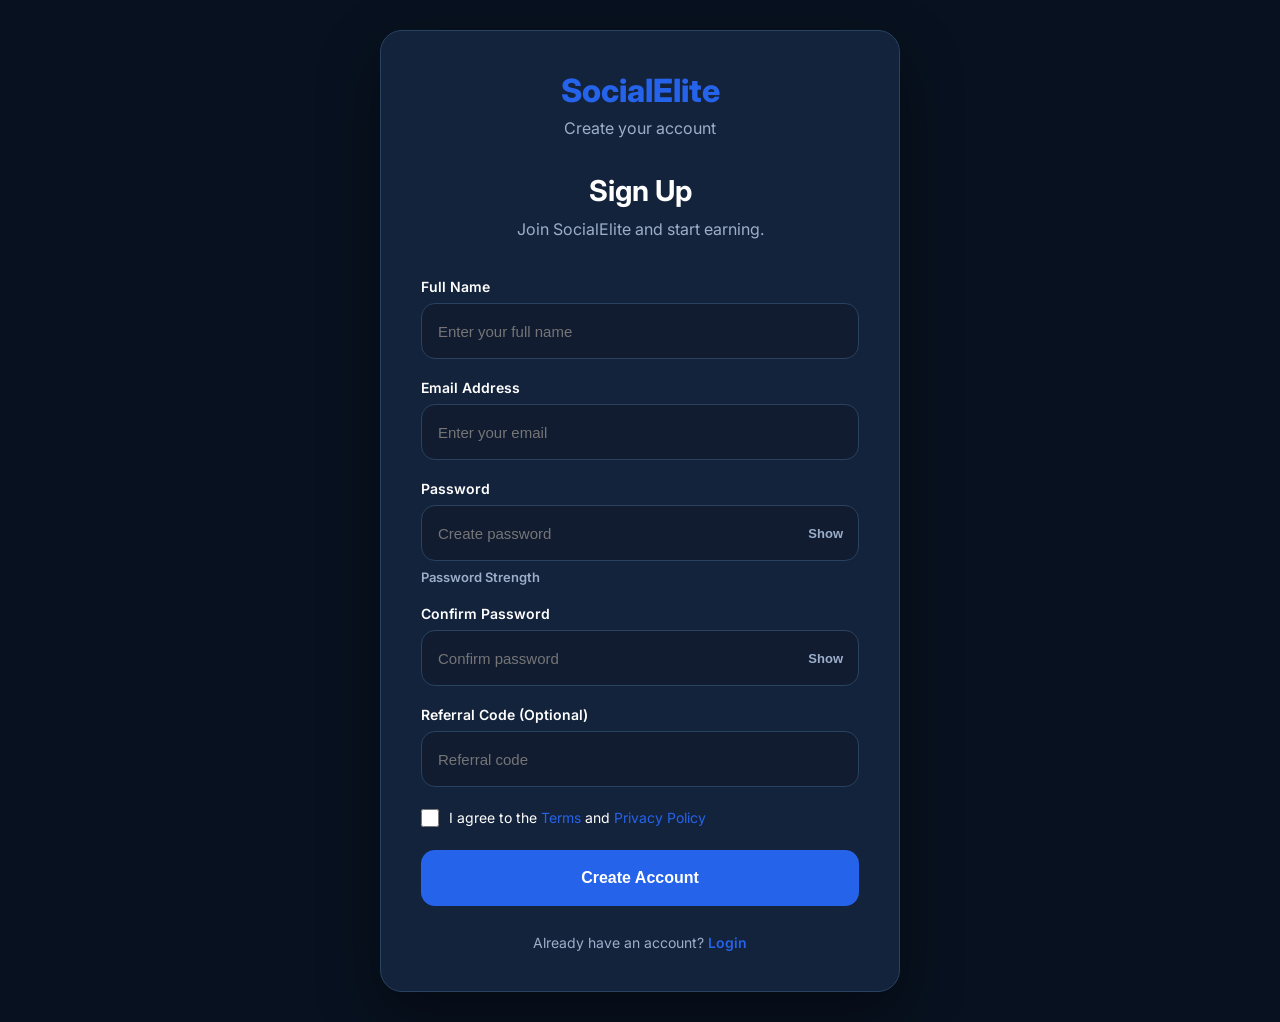
<file: index.html>
<!DOCTYPE html>
<html lang="en">

<head>

<meta charset="UTF-8">

<meta name="viewport" content="width=device-width, initial-scale=1.0">

<title>Create Account | SocialElite</title>

<meta name="description"
content="Create your SocialElite account.">

<link rel="preconnect"
href="https://fonts.googleapis.com">

<link rel="preconnect"
href="https://fonts.gstatic.com"
crossorigin>

<link href="https://fonts.googleapis.com/css2?family=Inter:wght@400;500;600;700;800&display=swap"
rel="stylesheet">

<style>

:root{

--primary:#2563eb;
--primaryHover:#1d4ed8;

--background:#08111f;
--surface:#111c31;
--card:#14233c;

--border:#28425f;

--text:#ffffff;
--muted:#9caec9;

--success:#16a34a;
--danger:#dc2626;

}

*{

margin:0;
padding:0;
box-sizing:border-box;

}

body{

font-family:"Inter",sans-serif;

background:var(--background);

color:var(--text);

display:flex;

justify-content:center;

align-items:center;

min-height:100vh;

padding:30px;

}

.container{

width:100%;
max-width:520px;

}

.card{

background:var(--card);

border:1px solid var(--border);

border-radius:22px;

padding:40px;

box-shadow:0 25px 60px rgba(0,0,0,.35);

animation:fade .35s ease;

}

.logo{

text-align:center;

margin-bottom:35px;

}

.logo h1{

font-size:2rem;

font-weight:800;

color:var(--primary);

}

.logo p{

margin-top:8px;

color:var(--muted);

}

h2{

text-align:center;

margin-bottom:8px;

font-size:1.8rem;

}

.subtitle{

text-align:center;

color:var(--muted);

margin-bottom:35px;

line-height:1.7;

}

.form-group{

margin-bottom:20px;

}

label{

display:block;

margin-bottom:8px;

font-size:14px;

font-weight:600;

}

input{

width:100%;

height:56px;

padding:0 16px;

border:1px solid var(--border);

border-radius:14px;

background:var(--surface);

color:#fff;

font-size:15px;

outline:none;

transition:.25s;

}

input:focus{

border-color:var(--primary);

box-shadow:0 0 0 3px rgba(37,99,235,.18);

}

.password-wrapper{

position:relative;

}

.password-toggle{

position:absolute;

right:16px;

top:50%;

transform:translateY(-50%);

background:none;

border:none;

color:var(--muted);

cursor:pointer;

font-size:13px;

font-weight:700;

}

#strength{

margin-top:8px;

font-size:13px;

font-weight:600;

color:var(--muted);

}

.checkbox{

display:flex;

align-items:flex-start;

gap:10px;

margin-top:5px;

}

.checkbox input{

width:18px;

height:18px;

margin-top:2px;

}

.checkbox label{

margin:0;

font-size:14px;

font-weight:400;

line-height:1.6;

}

.checkbox a{

color:var(--primary);

text-decoration:none;

}

button[type="submit"]{

width:100%;

height:56px;

margin-top:20px;

border:none;

border-radius:14px;

background:var(--primary);

color:#fff;

font-size:16px;

font-weight:700;

cursor:pointer;

transition:.25s;

}

button[type="submit"]:hover{

background:var(--primaryHover);

}

.message{

margin-top:20px;

padding:14px;

border-radius:12px;

display:none;

font-size:14px;

line-height:1.6;

}

.success{

background:rgba(22,163,74,.15);

border:1px solid rgba(22,163,74,.4);

color:#6ee7a3;

}

.error{

background:rgba(220,38,38,.15);

border:1px solid rgba(220,38,38,.4);

color:#fca5a5;

}

.footer{

margin-top:28px;

text-align:center;

font-size:14px;

color:var(--muted);

}

.footer a{

color:var(--primary);

text-decoration:none;

font-weight:600;

}

.loading{

position:fixed;

top:0;

left:0;

width:100%;

height:100%;

background:rgba(8,17,31,.94);

display:none;

justify-content:center;

align-items:center;

flex-direction:column;

z-index:9999;

}

.spinner{

width:60px;

height:60px;

border:5px solid rgba(255,255,255,.15);

border-top:5px solid var(--primary);

border-radius:50%;

animation:spin 1s linear infinite;

margin-bottom:20px;

}

.loading p{

font-weight:600;

}

@keyframes spin{

to{

transform:rotate(360deg);

}

}

@keyframes fade{

from{

opacity:0;

transform:translateY(15px);

}

to{

opacity:1;

transform:translateY(0);

}

}

@media(max-width:600px){

.card{

padding:28px 22px;

}

h2{

font-size:1.5rem;

}

}

</style>

</head>

<body>

<div class="loading" id="loading">

<div class="spinner"></div>

<p>Sending verification code...</p>

</div>

<div class="container">

<div class="card">

<div class="logo">

<h1>SocialElite</h1>

<p>Create your account</p>

</div>

<h2>Sign Up</h2>

<p class="subtitle">

Join SocialElite and start earning.

</p>

<form id="signupForm">

<div class="form-group">

<label>Full Name</label>

<input
type="text"
id="fullName"
placeholder="Enter your full name"
required>

</div>

<div class="form-group">

<label>Email Address</label>

<input
type="email"
id="email"
placeholder="Enter your email"
required>

</div>

<div class="form-group">

<label>Password</label>

<div class="password-wrapper">

<input
type="password"
id="password"
placeholder="Create password"
required>

<button
type="button"
class="password-toggle"
id="togglePassword">

Show

</button>

</div>

<div id="strength">

Password Strength

</div>

</div>

<div class="form-group">

<label>Confirm Password</label>

<div class="password-wrapper">

<input
type="password"
id="confirmPassword"
placeholder="Confirm password"
required>

<button
type="button"
class="password-toggle"
id="toggleConfirm">

Show

</button>

</div>

</div>

<div class="form-group">

<label>Referral Code (Optional)</label>

<input
type="text"
id="referralCode"
placeholder="Referral code">

</div>

<div class="checkbox">

<input
type="checkbox"
id="agree">

<label for="agree">

I agree to the

<a href="/terms/">Terms</a>

and

<a href="/privacy/">Privacy Policy</a>

</label>

</div>

<button type="submit">

Create Account

</button>

<div
id="success"
class="message success">

</div>

<div
id="error"
class="message error">

</div>

</form>

<div class="footer">

Already have an account?

<a href="/login/">

Login

</a>

</div>

</div>

</div>

<script src="signup.js"></script>

</body>

  </html>
</file>
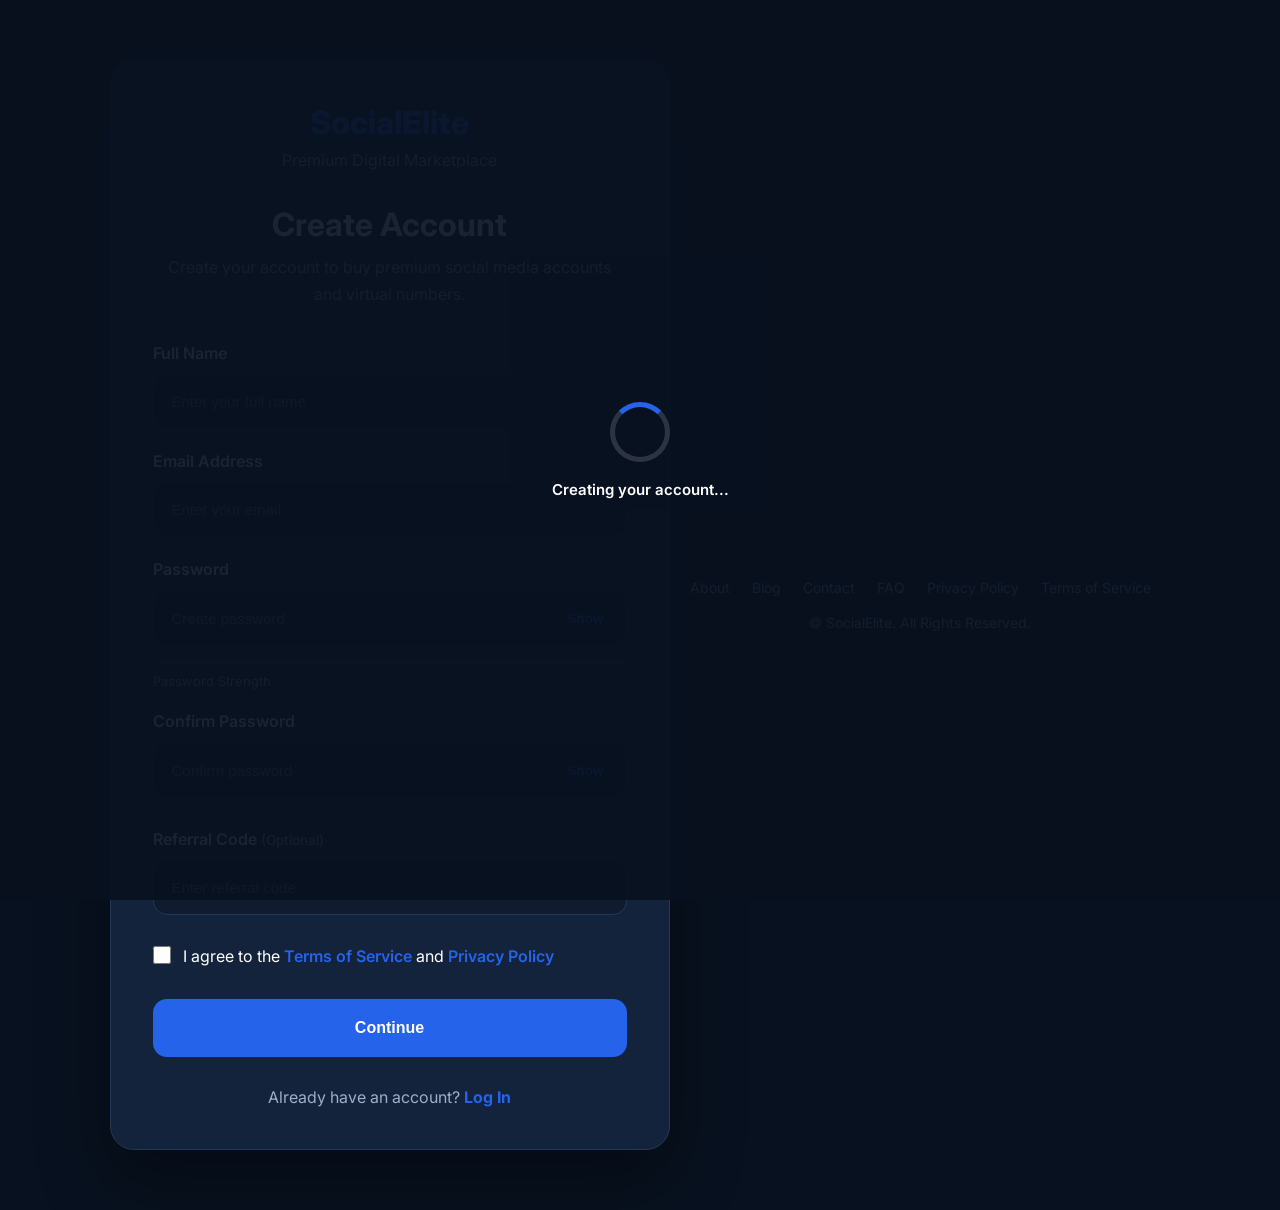
<file: signup/index.html>
<!DOCTYPE html>
<html lang="en">

<head>

<meta charset="UTF-8">

<meta
name="viewport"
content="width=device-width, initial-scale=1.0">

<title>Create Account | SocialElite</title>

<meta
name="description"
content="Create your SocialElite account.">

<link
rel="preconnect"
href="https://fonts.googleapis.com">

<link
rel="preconnect"
href="https://fonts.gstatic.com"
crossorigin>

<link
href="https://fonts.googleapis.com/css2?family=Inter:wght@400;500;600;700;800&display=swap"
rel="stylesheet">

<link
rel="stylesheet"
href="index.css">

</head>

<body>

<div class="container">

<div class="card">

<div class="logo">

<a href="/">

<h1>SocialElite</h1>

</a>

<p>

Premium Digital Marketplace

</p>

</div>

<div class="title">

<h2>Create Account</h2>

<p>

Create your account to buy premium social media accounts and virtual numbers.

</p>

</div>

<form id="signupForm">

<div class="input-group">

<label>

Full Name

</label>

<input
type="text"
id="fullName"
placeholder="Enter your full name"
required>

</div>

<div class="input-group">

<label>

Email Address

</label>

<input
type="email"
id="email"
placeholder="Enter your email"
required>

</div>

<div class="input-group">

<label>

Password

</label>

<div class="password-box">

<input
type="password"
id="password"
placeholder="Create password"
required>

<button
type="button"
id="togglePassword">

Show

</button>

</div>

<div class="strength">

<div id="strengthBar"></div>

</div>

<small id="strengthText">

Password Strength

</small>

</div>
<div class="input-group">

<label>

Confirm Password

</label>

<div class="password-box">

<input
type="password"
id="confirmPassword"
placeholder="Confirm password"
required>

<button
type="button"
id="toggleConfirmPassword">

Show

</button>

</div>

<small id="passwordMatch"></small>

</div>

<div class="input-group">

<label>

Referral Code

<span>(Optional)</span>

</label>

<input
type="text"
id="referralCode"
placeholder="Enter referral code">

</div>

<div class="checkbox">

<label>

<input
type="checkbox"
id="agreeTerms"
required>

<span>

I agree to the

<a href="/terms/">

Terms of Service

</a>

and

<a href="/privacy/">

Privacy Policy

</a>

</span>

</label>

</div>

<button
type="submit"
id="signupButton"
class="primary-btn">

Continue

</button>

<div
id="errorBox"
class="message error hidden">

</div>

<div
id="successBox"
class="message success hidden">

</div>

<p class="bottom-text">

Already have an account?

<a href="/login/">

Log In

</a>

</p>

</form>
<!-- Loading Overlay -->

<div
id="loadingOverlay"
class="loading-overlay hidden">

<div class="loader"></div>

<p>

Creating your account...

</p>

</div>

</div>

<footer class="footer">

<div class="footer-links">

<a href="/about/">

About

</a>

<a href="/blog/">

Blog

</a>

<a href="/contact/">

Contact

</a>

<a href="/faq/">

FAQ

</a>

<a href="/privacy/">

Privacy Policy

</a>

<a href="/terms/">

Terms of Service

</a>

</div>

<p>

© <span id="year"></span>

SocialElite.

All Rights Reserved.

</p>

</footer>

<script src="index.js"></script>

</body>

                    </html>
</file>
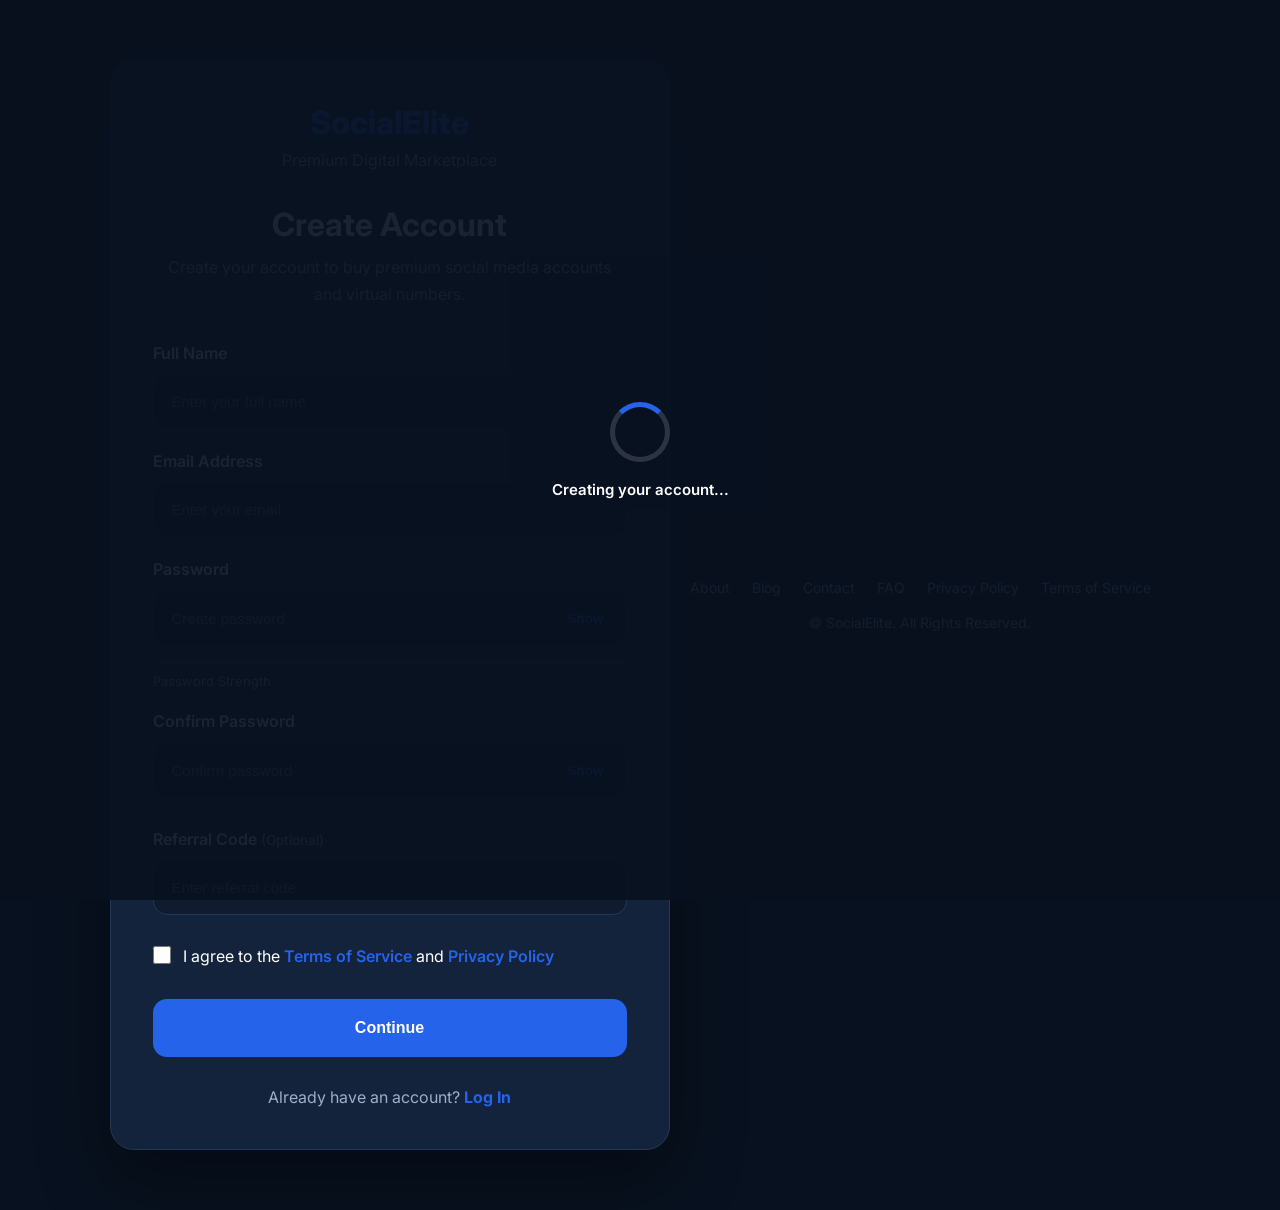
<file: verify-signup/index.html>
<!DOCTYPE html>

<html lang="en">

<head>

<meta charset="UTF-8">

<meta
name="viewport"
content="width=device-width, initial-scale=1.0">

<title>

Verify Email | SocialElite

</title>

<meta
name="description"
content="Verify your email address to activate your SocialElite account.">

<link
rel="preconnect"
href="https://fonts.googleapis.com">

<link
rel="preconnect"
href="https://fonts.gstatic.com"
crossorigin>

<link
href="https://fonts.googleapis.com/css2?family=Inter:wght@400;500;600;700;800&display=swap"
rel="stylesheet">

<link
rel="stylesheet"
href="index.css">

</head>

<body>

<div class="container">

<div class="card">

<div class="logo">

<a href="/">

<h1>

SocialElite

</h1>

</a>

<p>

Email Verification

</p>

</div>

<div class="title">

<h2>

Verify Your Email

</h2>

<p>

We've sent a 6-digit verification code to

<strong id="userEmail">

</strong>

</p>

</div>

<form id="verifyForm">

<div class="otp-group">

<input
type="text"
maxlength="1"
class="otp-input">

<input
type="text"
maxlength="1"
class="otp-input">

<input
type="text"
maxlength="1"
class="otp-input">

<input
type="text"
maxlength="1"
class="otp-input">

<input
type="text"
maxlength="1"
class="otp-input">

<input
type="text"
maxlength="1"
class="otp-input">

</div>

<button
type="submit"
id="verifyButton"
class="primary-btn">

Verify Account

</button>

<p class="resend">

Didn't receive the code?

<button
type="button"
id="resendOtp">

Resend OTP

</button>

</p>

<div
id="errorBox"
class="message error hidden">

</div>

<div
id="successBox"
class="message success hidden">

</div>

</form>
<div
id="loadingOverlay"
class="loading-overlay hidden">

<div class="loader"></div>

<p>

Verifying your account...

</p>

</div>

</div>

<footer class="footer">

<div class="footer-links">

<a href="/about/">

About

</a>

<a href="/blog/">

Blog

</a>

<a href="/contact/">

Contact

</a>

<a href="/faq/">

FAQ

</a>

<a href="/privacy/">

Privacy Policy

</a>

<a href="/terms/">

Terms of Service

</a>

</div>

<p>

© <span id="year"></span>

SocialElite.

All Rights Reserved.

</p>

</footer>

<script src="index.js"></script>

</body>

</html>
</file>
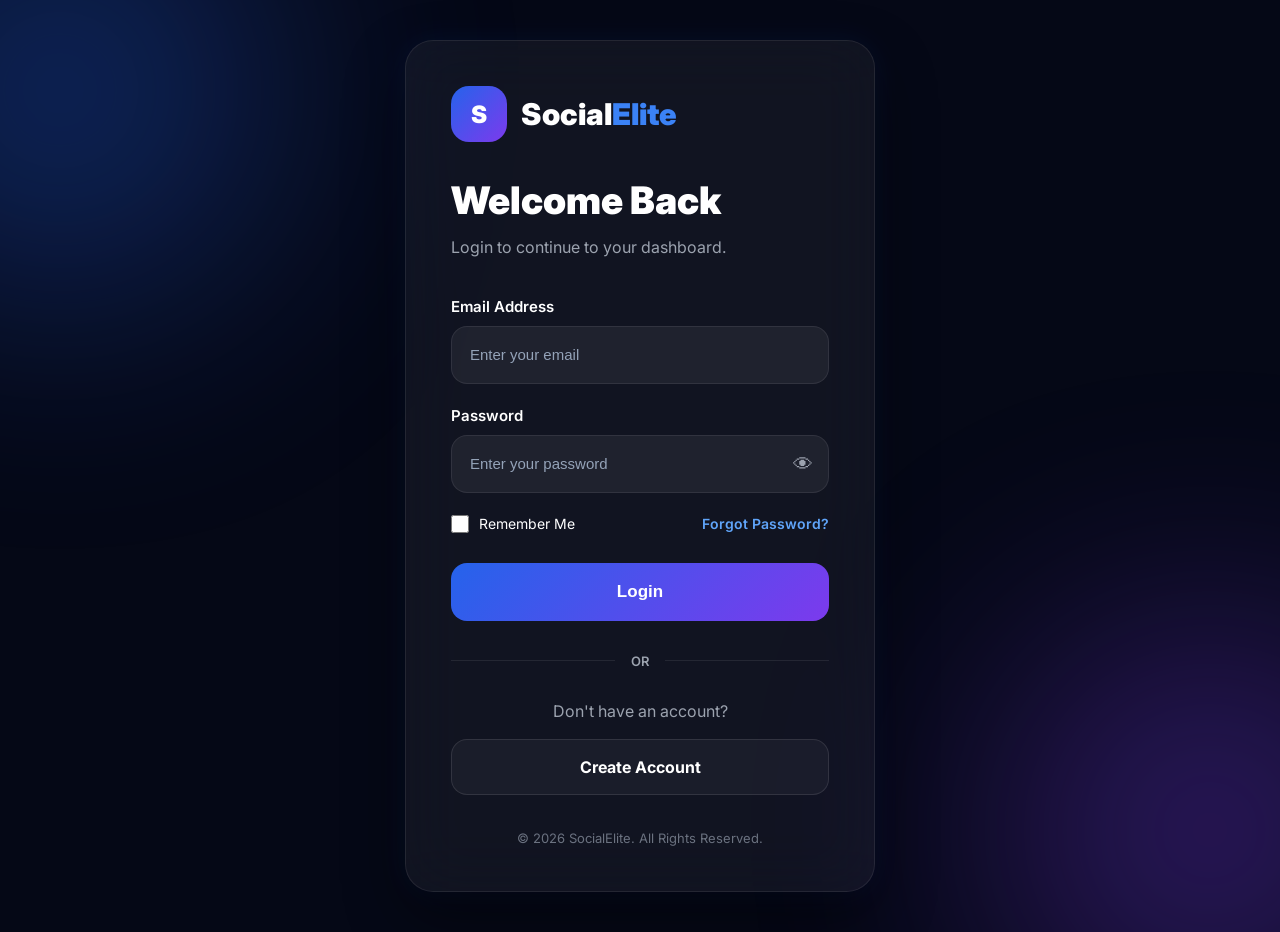
<file: login.html>
<!DOCTYPE html>
<html lang="en">

<head>

<meta charset="UTF-8">

<meta name="viewport"
content="width=device-width, initial-scale=1.0">

<title>Login | SocialElite</title>

<link rel="icon" href="../assets/favicon.ico">

<link rel="preconnect"
href="https://fonts.googleapis.com">

<link rel="preconnect"
href="https://fonts.gstatic.com"
crossorigin>

<link href="https://fonts.googleapis.com/css2?family=Inter:wght@300;400;500;600;700;800;900&display=swap"
rel="stylesheet">

<link rel="stylesheet"
href="login.css">

</head>

<body>

<div class="background-blur blur-one"></div>

<div class="background-blur blur-two"></div>

<div class="login-container">

<div class="login-card">

<!-- Logo -->

<a href="../index.html"
class="logo">

<div class="logo-icon">

S

</div>

<span>

Social<span class="blue">Elite</span>

</span>

</a>

<!-- Heading -->

<div class="heading">

<h1>

Welcome Back

</h1>

<p>

Login to continue to your dashboard.

</p>

</div>

<!-- Success Message -->

<div
id="successMessage"
class="success-box hidden">

</div>

<!-- Error Message -->

<div
id="errorMessage"
class="error-box hidden">

</div>

<form
id="loginForm">

<!-- Email -->

<div class="form-group">

<label>

Email Address

</label>

<input

type="email"

id="email"

placeholder="Enter your email"

autocomplete="email"

required

>

</div>

<!-- Password -->

<div class="form-group">

<label>

Password

</label>

<div class="password-wrapper">

<input

type="password"

id="password"

placeholder="Enter your password"

autocomplete="current-password"

required

>

<button

type="button"

id="togglePassword"

class="toggle-password">

👁

</button>

</div>

</div>

<!-- Remember -->

<div class="options">

<label class="remember">

<input
type="checkbox"
id="remember">

<span>

Remember Me

</span>

</label>

<a

href="../forgot-password/forgot-password.html"

class="forgot-link">

Forgot Password?

</a>

</div>

<!-- Login -->

<button

type="submit"

id="loginButton"

class="login-button">

<span
id="buttonText">

Login

</span>

<div

id="loadingSpinner"

class="spinner hidden">

</div>

</button>

</form>

<!-- Divider -->

<div class="divider">

<span>

OR

</span>

</div>

<!-- Create Account -->

<div class="signup-section">

<p>

Don't have an account?

</p>

<a

href="../signup/signup.html"

class="signup-button">

Create Account

</a>

</div>

<!-- Footer -->

<div class="footer">

<p>

© 2026 SocialElite.

All Rights Reserved.

</p>

</div>

</div>

</div>

<script
type="module"
src="login.ts"></script>

</body>

  </html>
</file>
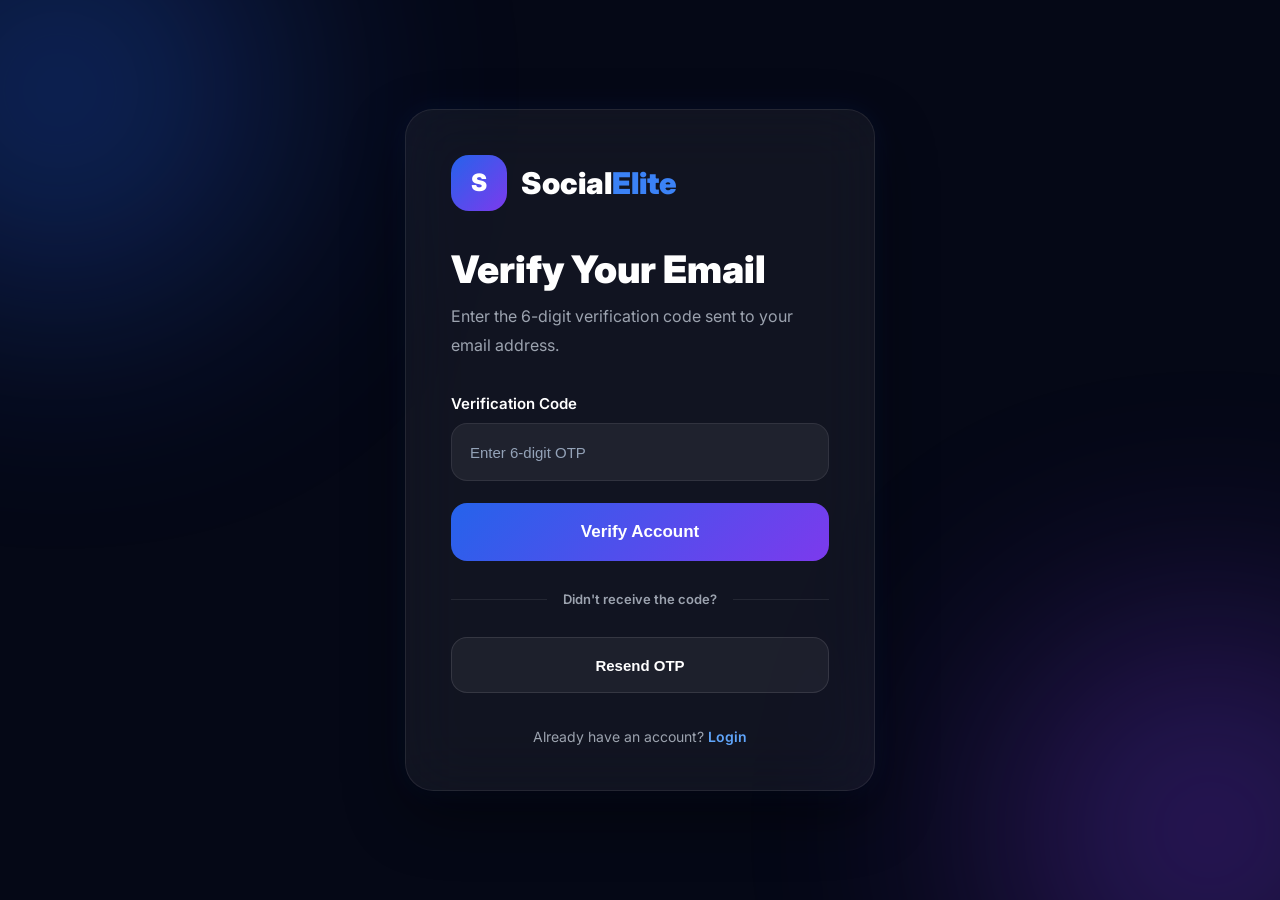
<file: verify-signup-otp.html>
<!DOCTYPE html>
<html lang="en">

<head>

<meta charset="UTF-8">

<meta name="viewport"
content="width=device-width, initial-scale=1.0">

<title>Verify OTP | SocialElite</title>

<link rel="icon"
href="../assets/favicon.ico">

<link rel="preconnect"
href="https://fonts.googleapis.com">

<link rel="preconnect"
href="https://fonts.gstatic.com"
crossorigin>

<link href="https://fonts.googleapis.com/css2?family=Inter:wght@300;400;500;600;700;800;900&display=swap"
rel="stylesheet">

<link rel="stylesheet"
href="verify-signup-otp.css">

</head>

<body>

<div class="background-blur blur-one"></div>

<div class="background-blur blur-two"></div>

<div class="verify-container">

<div class="verify-card">

<a
href="../index.html"
class="logo">

<div class="logo-icon">

S

</div>

<span>

Social<span class="blue">Elite</span>

</span>

</a>

<div class="heading">

<h1>

Verify Your Email

</h1>

<p>

Enter the 6-digit verification code sent to your email address.

</p>

</div>

<div
id="successMessage"
class="success-box hidden">

</div>

<div
id="errorMessage"
class="error-box hidden">

</div>

<form
id="verifyForm">

<div class="form-group">

<label>

Verification Code

</label>

<input

type="text"

id="otp"

maxlength="6"

inputmode="numeric"

autocomplete="one-time-code"

placeholder="Enter 6-digit OTP"

required

>

</div>

<button

type="submit"

id="verifyButton"

class="verify-button">

<span id="buttonText">

Verify Account

</span>

<div

id="loadingSpinner"

class="spinner hidden">

</div>

</button>

</form>

<div class="divider">

<span>

Didn't receive the code?

</span>

</div>

<button

id="resendButton"

class="resend-button">

Resend OTP

</button>

<div class="footer">

<p>

Already have an account?

<a href="../login/login.html">

Login

</a>

</p>

</div>

</div>

</div>

<script
type="module"
src="verify-signup-otp.ts"></script>

</body>

  </html>
</file>
<file: signup/index.css>
/* ==========================================
SocialElite Signup
========================================== */

:root{

--primary:#2563eb;
--primary-hover:#1d4ed8;

--success:#16a34a;
--danger:#dc2626;

--background:#08111f;
--surface:#101b2f;
--card:#14233c;

--border:#243855;

--text:#ffffff;
--muted:#9caec9;

--radius:18px;

}

*{

margin:0;
padding:0;
box-sizing:border-box;

}

html{

font-size:16px;
scroll-behavior:smooth;

}

body{

font-family:"Inter",sans-serif;

background:var(--background);

color:var(--text);

min-height:100vh;

display:flex;

flex-direction:column;

}

a{

text-decoration:none;

color:inherit;

}

.container{

flex:1;

display:flex;

justify-content:center;

align-items:center;

padding:60px 20px;

}

.card{

width:100%;

max-width:560px;

background:var(--card);

border:1px solid var(--border);

border-radius:24px;

padding:42px;

box-shadow:0 30px 70px rgba(0,0,0,.35);

}

.logo{

text-align:center;

margin-bottom:35px;

}

.logo h1{

font-size:2rem;

font-weight:800;

color:var(--primary);

}

.logo p{

margin-top:8px;

color:var(--muted);

}

.title{

margin-bottom:35px;

text-align:center;

}

.title h2{

font-size:2rem;

margin-bottom:10px;

}

.title p{

color:var(--muted);

line-height:1.7;

}

.input-group{

margin-bottom:22px;

display:flex;

flex-direction:column;

}

.input-group label{

font-weight:600;

margin-bottom:10px;

}

.input-group label span{

font-size:.85rem;

font-weight:500;

color:var(--muted);

}

.input-group input{

height:56px;

padding:0 18px;

border-radius:14px;

border:1px solid var(--border);

background:var(--surface);

color:var(--text);

font-size:15px;

transition:.3s;

}

.input-group input:focus{

border-color:var(--primary);

box-shadow:0 0 0 3px rgba(37,99,235,.18);

}
/* ==========================================
PASSWORD BOX
========================================== */

.password-box{

display:flex;

align-items:center;

background:var(--surface);

border:1px solid var(--border);

border-radius:14px;

overflow:hidden;

transition:.3s;

}

.password-box:focus-within{

border-color:var(--primary);

box-shadow:0 0 0 3px rgba(37,99,235,.18);

}

.password-box input{

flex:1;

border:none;

background:transparent;

height:56px;

padding:0 18px;

color:var(--text);

outline:none;

}

.password-box button{

width:80px;

height:56px;

border:none;

background:transparent;

color:var(--primary);

font-weight:700;

cursor:pointer;

transition:.3s;

}

.password-box button:hover{

background:rgba(37,99,235,.08);

}

/* ==========================================
PASSWORD STRENGTH
========================================== */

.strength{

margin-top:12px;

width:100%;

height:6px;

background:#1f2d45;

border-radius:100px;

overflow:hidden;

}

#strengthBar{

width:0%;

height:100%;

background:var(--danger);

transition:.3s;

}

#strengthText{

display:block;

margin-top:8px;

font-size:13px;

color:var(--muted);

}

#passwordMatch{

display:block;

margin-top:8px;

font-size:13px;

font-weight:600;

}

/* ==========================================
CHECKBOX
========================================== */

.checkbox{

margin:28px 0;

}

.checkbox label{

display:flex;

align-items:flex-start;

gap:12px;

line-height:1.7;

cursor:pointer;

}

.checkbox input{

width:18px;

height:18px;

margin-top:3px;

accent-color:var(--primary);

}

.checkbox a{

color:var(--primary);

font-weight:600;

}

/* ==========================================
BUTTON
========================================== */

.primary-btn{

width:100%;

height:58px;

border:none;

border-radius:14px;

background:var(--primary);

color:#fff;

font-size:16px;

font-weight:700;

cursor:pointer;

transition:.3s;

}

.primary-btn:hover{

background:var(--primary-hover);

transform:translateY(-2px);

}

.primary-btn:disabled{

opacity:.6;

cursor:not-allowed;

transform:none;

}

/* ==========================================
MESSAGES
========================================== */

.message{

margin-top:20px;

padding:15px 18px;

border-radius:12px;

font-size:14px;

font-weight:600;

line-height:1.6;

}

.success{

background:rgba(22,163,74,.12);

border:1px solid rgba(22,163,74,.35);

color:var(--success);

}

.error{

background:rgba(220,38,38,.12);

border:1px solid rgba(220,38,38,.35);

color:var(--danger);

}

.hidden{

display:none;

}

/* ==========================================
BOTTOM LINK
========================================== */

.bottom-text{

margin-top:30px;

text-align:center;

color:var(--muted);

}

.bottom-text a{

color:var(--primary);

font-weight:700;

}
/* ==========================================
LOADING OVERLAY
========================================== */

.loading-overlay{

position:fixed;

top:0;

left:0;

width:100%;

height:100%;

background:rgba(8,17,31,.92);

display:flex;

flex-direction:column;

justify-content:center;

align-items:center;

z-index:9999;

}

.loader{

width:60px;

height:60px;

border:5px solid rgba(255,255,255,.15);

border-top:5px solid var(--primary);

border-radius:50%;

animation:spin 1s linear infinite;

margin-bottom:18px;

}

.loading-overlay p{

font-size:15px;

font-weight:600;

color:#fff;

}

/* ==========================================
FOOTER
========================================== */

.footer{

padding:35px 20px;

border-top:1px solid rgba(255,255,255,.05);

text-align:center;

}

.footer-links{

display:flex;

justify-content:center;

align-items:center;

gap:22px;

flex-wrap:wrap;

margin-bottom:18px;

}

.footer-links a{

color:var(--muted);

font-size:14px;

transition:.25s;

}

.footer-links a:hover{

color:var(--primary);

}

.footer p{

font-size:14px;

color:var(--muted);

}

/* ==========================================
ANIMATIONS
========================================== */

@keyframes spin{

0%{

transform:rotate(0deg);

}

100%{

transform:rotate(360deg);

}

}

@keyframes fadeUp{

from{

opacity:0;

transform:translateY(20px);

}

to{

opacity:1;

transform:translateY(0);

}

}

.card{

animation:fadeUp .45s ease;

}

/* ==========================================
SCROLLBAR
========================================== */

::-webkit-scrollbar{

width:8px;

}

::-webkit-scrollbar-track{

background:#08111f;

}

::-webkit-scrollbar-thumb{

background:#29446d;

border-radius:20px;

}

::-webkit-scrollbar-thumb:hover{

background:#3d5f94;

}

/* ==========================================
RESPONSIVE
========================================== */

@media(max-width:768px){

.container{

padding:30px 15px;

}

.card{

padding:28px 22px;

border-radius:18px;

}

.logo h1{

font-size:1.7rem;

}

.title h2{

font-size:1.6rem;

}

.title p{

font-size:14px;

}

.input-group input{

height:54px;

font-size:15px;

}

.password-box input{

height:54px;

}

.password-box button{

height:54px;

width:72px;

font-size:14px;

}

.primary-btn{

height:54px;

font-size:15px;

}

.footer-links{

gap:12px;

}

}

@media(max-width:480px){

.card{

padding:22px 18px;

}

.logo h1{

font-size:1.5rem;

}

.title h2{

font-size:1.4rem;

}

.checkbox label{

font-size:14px;

}

.footer-links{

flex-direction:column;

gap:10px;

}

.loading-overlay p{

font-size:14px;

}

   }
</file>
<file: verify-signup/index.css>
/* ==========================================
VERIFY SIGNUP
========================================== */

:root{

--primary:#2563eb;
--primary-hover:#1d4ed8;

--success:#16a34a;
--danger:#dc2626;

--background:#08111f;
--surface:#101b2f;
--card:#14233c;

--border:#243855;

--text:#ffffff;
--muted:#9caec9;

}

*{

margin:0;
padding:0;
box-sizing:border-box;

}

body{

font-family:"Inter",sans-serif;

background:var(--background);

color:var(--text);

display:flex;

flex-direction:column;

min-height:100vh;

}

.container{

flex:1;

display:flex;

justify-content:center;

align-items:center;

padding:40px 20px;

}

.card{

width:100%;

max-width:520px;

background:var(--card);

border:1px solid var(--border);

border-radius:22px;

padding:40px;

box-shadow:0 25px 70px rgba(0,0,0,.35);

}

.logo{

text-align:center;

margin-bottom:30px;

}

.logo h1{

font-size:2rem;

font-weight:800;

color:var(--primary);

}

.logo p{

margin-top:8px;

color:var(--muted);

}

.title{

text-align:center;

margin-bottom:35px;

}

.title h2{

font-size:1.9rem;

margin-bottom:10px;

}

.title p{

color:var(--muted);

line-height:1.7;

word-break:break-word;

}

#userEmail{

color:#fff;

font-weight:700;

}
/* ==========================================
OTP INPUTS
========================================== */

.otp-group{

display:flex;

justify-content:space-between;

gap:12px;

margin-bottom:30px;

}

.otp-input{

width:58px;

height:64px;

border:1px solid var(--border);

border-radius:14px;

background:var(--surface);

color:var(--text);

font-size:24px;

font-weight:700;

text-align:center;

outline:none;

transition:.25s;

}

.otp-input:focus{

border-color:var(--primary);

box-shadow:0 0 0 3px rgba(37,99,235,.18);

}

/* ==========================================
BUTTONS
========================================== */

.primary-btn{

width:100%;

height:56px;

border:none;

border-radius:14px;

background:var(--primary);

color:#fff;

font-size:16px;

font-weight:700;

cursor:pointer;

transition:.25s;

}

.primary-btn:hover{

background:var(--primary-hover);

transform:translateY(-2px);

}

.primary-btn:disabled{

opacity:.6;

cursor:not-allowed;

transform:none;

}

/* ==========================================
RESEND
========================================== */

.resend{

margin-top:22px;

text-align:center;

color:var(--muted);

font-size:14px;

}

.resend button{

background:none;

border:none;

color:var(--primary);

font-weight:700;

cursor:pointer;

margin-left:6px;

font-size:14px;

}

/* ==========================================
MESSAGES
========================================== */

.message{

margin-top:20px;

padding:14px 18px;

border-radius:12px;

font-size:14px;

line-height:1.6;

font-weight:600;

}

.success{

background:rgba(22,163,74,.12);

border:1px solid rgba(22,163,74,.35);

color:var(--success);

}

.error{

background:rgba(220,38,38,.12);

border:1px solid rgba(220,38,38,.35);

color:var(--danger);

}

.hidden{

display:none;

}
/* ==========================================
LOADING OVERLAY
========================================== */

.loading-overlay{

position:fixed;

top:0;

left:0;

width:100%;

height:100%;

background:rgba(8,17,31,.92);

display:flex;

flex-direction:column;

justify-content:center;

align-items:center;

z-index:9999;

}

.loader{

width:60px;

height:60px;

border:5px solid rgba(255,255,255,.12);

border-top:5px solid var(--primary);

border-radius:50%;

animation:spin 1s linear infinite;

margin-bottom:20px;

}

.loading-overlay p{

font-size:15px;

font-weight:600;

color:#fff;

}

/* ==========================================
FOOTER
========================================== */

.footer{

padding:35px 20px;

text-align:center;

border-top:1px solid rgba(255,255,255,.05);

}

.footer-links{

display:flex;

justify-content:center;

align-items:center;

gap:22px;

flex-wrap:wrap;

margin-bottom:18px;

}

.footer-links a{

color:var(--muted);

font-size:14px;

transition:.25s;

text-decoration:none;

}

.footer-links a:hover{

color:var(--primary);

}

.footer p{

font-size:14px;

color:var(--muted);

}

/* ==========================================
ANIMATIONS
========================================== */

@keyframes spin{

0%{

transform:rotate(0deg);

}

100%{

transform:rotate(360deg);

}

}

@keyframes fadeUp{

from{

opacity:0;

transform:translateY(20px);

}

to{

opacity:1;

transform:translateY(0);

}

}

.card{

animation:fadeUp .45s ease;

}

/* ==========================================
SCROLLBAR
========================================== */

::-webkit-scrollbar{

width:8px;

}

::-webkit-scrollbar-track{

background:#08111f;

}

::-webkit-scrollbar-thumb{

background:#29446d;

border-radius:20px;

}

::-webkit-scrollbar-thumb:hover{

background:#3d5f94;

}

/* ==========================================
RESPONSIVE
========================================== */

@media(max-width:768px){

.card{

padding:28px 22px;

}

.title h2{

font-size:1.5rem;

}

.otp-group{

gap:8px;

}

.otp-input{

width:48px;

height:56px;

font-size:22px;

}

.primary-btn{

height:54px;

}

.footer-links{

gap:12px;

}

}

@media(max-width:480px){

.card{

padding:22px 18px;

}

.logo h1{

font-size:1.5rem;

}

.otp-input{

width:42px;

height:52px;

font-size:20px;

}

.footer-links{

flex-direction:column;

gap:10px;

}

.loading-overlay p{

font-size:14px;

}

  }
</file>
<file: login.css>
/* =======================================
   SOCIALELITE LOGIN
======================================= */

*{
margin:0;
padding:0;
box-sizing:border-box;
}

html{
scroll-behavior:smooth;
}

body{

font-family:'Inter',sans-serif;
background:#050816;
color:#fff;
min-height:100vh;
display:flex;
justify-content:center;
align-items:center;
overflow-x:hidden;
position:relative;

}

/* =======================================
   BACKGROUND
======================================= */

.background-blur{

position:fixed;
border-radius:50%;
filter:blur(130px);
z-index:-1;

}

.blur-one{

width:420px;
height:420px;
background:#2563eb;
top:-120px;
left:-150px;
opacity:.35;

}

.blur-two{

width:420px;
height:420px;
background:#7c3aed;
bottom:-140px;
right:-140px;
opacity:.35;

}

/* =======================================
   CONTAINER
======================================= */

.login-container{

width:100%;
max-width:1200px;
padding:40px 20px;
display:flex;
justify-content:center;
align-items:center;

}

/* =======================================
   CARD
======================================= */

.login-card{

width:100%;
max-width:470px;
padding:45px;
border-radius:28px;

background:rgba(255,255,255,.05);

backdrop-filter:blur(30px);

border:1px solid rgba(255,255,255,.08);

box-shadow:

0 25px 60px rgba(0,0,0,.45),

0 0 30px rgba(37,99,235,.10);

}

/* =======================================
   LOGO
======================================= */

.logo{

display:flex;
align-items:center;
gap:14px;

text-decoration:none;
color:#fff;

font-size:30px;
font-weight:900;

margin-bottom:35px;

}

.logo-icon{

width:56px;
height:56px;

display:flex;
justify-content:center;
align-items:center;

border-radius:18px;

background:linear-gradient(135deg,#2563eb,#7c3aed);

font-size:24px;
font-weight:900;

}

.blue{

color:#3b82f6;

}

/* =======================================
   HEADING
======================================= */

.heading{

margin-bottom:35px;

}

.heading h1{

font-size:38px;
font-weight:900;
margin-bottom:10px;

}

.heading p{

font-size:16px;
color:#9ca3af;
line-height:1.8;

}

/* =======================================
   FORM
======================================= */

.form-group{

margin-bottom:22px;

}

.form-group label{

display:block;
margin-bottom:10px;

font-size:15px;
font-weight:600;

}

.form-group input{

width:100%;

height:58px;

border:none;
outline:none;

padding:0 18px;

border-radius:16px;

background:rgba(255,255,255,.06);

border:1px solid rgba(255,255,255,.08);

font-size:15px;

color:#fff;

transition:.3s;

}

.form-group input::placeholder{

color:#94a3b8;

}

.form-group input:focus{

border-color:#3b82f6;

box-shadow:0 0 18px rgba(59,130,246,.25);

}

/* =======================================
PASSWORD
======================================= */

.password-wrapper{

position:relative;

}

.password-wrapper input{

padding-right:60px;

}

.toggle-password{

position:absolute;

top:50%;
right:16px;

transform:translateY(-50%);

background:none;
border:none;

cursor:pointer;

font-size:20px;

color:#9ca3af;

}

/* =======================================
OPTIONS
======================================= */

.options{

display:flex;
justify-content:space-between;
align-items:center;

margin-bottom:30px;

}

.remember{

display:flex;
align-items:center;
gap:10px;

font-size:14px;

cursor:pointer;

}

.remember input{

width:18px;
height:18px;

accent-color:#2563eb;

}

.forgot-link{

text-decoration:none;

color:#60a5fa;

font-size:14px;
font-weight:600;

transition:.3s;

}

.forgot-link:hover{

color:#93c5fd;

}

/* =======================================
BUTTON
======================================= */

.login-button{

width:100%;
height:58px;

border:none;
cursor:pointer;

border-radius:16px;

background:linear-gradient(135deg,#2563eb,#7c3aed);

font-size:17px;
font-weight:700;

color:#fff;

display:flex;
justify-content:center;
align-items:center;
gap:12px;

transition:.35s;

}

.login-button:hover{

transform:translateY(-2px);

box-shadow:0 18px 35px rgba(37,99,235,.35);

}

/* =======================================
SPINNER
======================================= */

.spinner{

width:20px;
height:20px;

border:3px solid rgba(255,255,255,.3);

border-top:3px solid #fff;

border-radius:50%;

animation:spin .8s linear infinite;

}

@keyframes spin{

to{

transform:rotate(360deg);

}

}

.hidden{

display:none;

}

/* =======================================
DIVIDER
======================================= */

.divider{

display:flex;
align-items:center;

margin:32px 0;

}

.divider::before,
.divider::after{

content:"";

flex:1;

height:1px;

background:rgba(255,255,255,.08);

}

.divider span{

padding:0 16px;

color:#9ca3af;

font-size:13px;
font-weight:600;

}

/* =======================================
SIGNUP
======================================= */

.signup-section{

text-align:center;

}

.signup-section p{

color:#9ca3af;

margin-bottom:18px;

}

.signup-button{

display:inline-flex;
justify-content:center;
align-items:center;

width:100%;
height:56px;

border-radius:16px;

border:1px solid rgba(255,255,255,.10);

background:rgba(255,255,255,.04);

color:#fff;

text-decoration:none;

font-weight:700;

transition:.3s;

}

.signup-button:hover{

background:rgba(255,255,255,.08);

}

/* =======================================
ALERTS
======================================= */

.success-box,
.error-box{

padding:16px 18px;

border-radius:14px;

margin-bottom:20px;

font-size:14px;

line-height:1.7;

}

.success-box{

background:rgba(34,197,94,.12);

border:1px solid rgba(34,197,94,.35);

color:#4ade80;

}

.error-box{

background:rgba(239,68,68,.10);

border:1px solid rgba(239,68,68,.30);

color:#f87171;

}

/* =======================================
FOOTER
======================================= */

.footer{

margin-top:35px;

text-align:center;

font-size:13px;

color:#6b7280;

}

/* =======================================
RESPONSIVE
======================================= */

@media(max-width:768px){

.login-card{

padding:30px;

}

.heading h1{

font-size:30px;

}

.logo{

font-size:25px;

}

.options{

flex-direction:column;
align-items:flex-start;
gap:18px;

}

  }
</file>
<file: verify-signup-otp.css>
/* =======================================
   SOCIALELITE VERIFY SIGNUP OTP
======================================= */

*{
margin:0;
padding:0;
box-sizing:border-box;
}

html{
scroll-behavior:smooth;
}

body{

font-family:'Inter',sans-serif;
background:#050816;
color:#fff;
min-height:100vh;
display:flex;
justify-content:center;
align-items:center;
overflow-x:hidden;
position:relative;

}

/* =======================================
   BACKGROUND
======================================= */

.background-blur{

position:fixed;
border-radius:50%;
filter:blur(130px);
z-index:-1;

}

.blur-one{

width:420px;
height:420px;
background:#2563eb;
top:-120px;
left:-150px;
opacity:.35;

}

.blur-two{

width:420px;
height:420px;
background:#7c3aed;
bottom:-140px;
right:-140px;
opacity:.35;

}

/* =======================================
   CONTAINER
======================================= */

.verify-container{

width:100%;
max-width:1200px;
padding:40px 20px;
display:flex;
justify-content:center;
align-items:center;

}

/* =======================================
   CARD
======================================= */

.verify-card{

width:100%;
max-width:470px;
padding:45px;
border-radius:28px;

background:rgba(255,255,255,.05);

backdrop-filter:blur(30px);

border:1px solid rgba(255,255,255,.08);

box-shadow:
0 25px 60px rgba(0,0,0,.45),
0 0 30px rgba(37,99,235,.10);

}

/* =======================================
   LOGO
======================================= */

.logo{

display:flex;
align-items:center;
gap:14px;

text-decoration:none;
color:#fff;

font-size:30px;
font-weight:900;

margin-bottom:35px;

}

.logo-icon{

width:56px;
height:56px;

display:flex;
justify-content:center;
align-items:center;

border-radius:18px;

background:linear-gradient(135deg,#2563eb,#7c3aed);

font-size:24px;
font-weight:900;

}

.blue{

color:#3b82f6;

}

/* =======================================
   HEADING
======================================= */

.heading{

margin-bottom:35px;

}

.heading h1{

font-size:38px;
font-weight:900;
margin-bottom:10px;

}

.heading p{

font-size:16px;
color:#9ca3af;
line-height:1.8;

}

/* =======================================
   FORM
======================================= */

.form-group{

margin-bottom:22px;

}

.form-group label{

display:block;
margin-bottom:10px;

font-size:15px;
font-weight:600;

}

.form-group input{

width:100%;

height:58px;

border:none;
outline:none;

padding:0 18px;

border-radius:16px;

background:rgba(255,255,255,.06);

border:1px solid rgba(255,255,255,.08);

font-size:15px;

color:#fff;

transition:.3s;

}

.form-group input::placeholder{

color:#94a3b8;

}

.form-group input:focus{

border-color:#3b82f6;

box-shadow:0 0 18px rgba(59,130,246,.25);

}

/* =======================================
   VERIFY BUTTON
======================================= */

.verify-button{

width:100%;
height:58px;

border:none;
cursor:pointer;

border-radius:16px;

background:linear-gradient(135deg,#2563eb,#7c3aed);

font-size:17px;
font-weight:700;

color:#fff;

display:flex;
justify-content:center;
align-items:center;
gap:12px;

transition:.35s;

}

.verify-button:hover{

transform:translateY(-2px);

box-shadow:0 18px 35px rgba(37,99,235,.35);

}
/* =======================================
   SPINNER
======================================= */

.spinner{

width:20px;
height:20px;

border:3px solid rgba(255,255,255,.30);

border-top:3px solid #ffffff;

border-radius:50%;

animation:spin .8s linear infinite;

}

@keyframes spin{

to{

transform:rotate(360deg);

}

}

.hidden{

display:none;

}

/* =======================================
   RESEND BUTTON
======================================= */

.resend-button{

width:100%;

height:56px;

margin-top:10px;

border-radius:16px;

background:rgba(255,255,255,.05);

border:1px solid rgba(255,255,255,.10);

color:#ffffff;

font-size:15px;

font-weight:700;

cursor:pointer;

transition:.3s;

}

.resend-button:hover{

background:rgba(255,255,255,.08);

transform:translateY(-2px);

}

.resend-button:disabled{

opacity:.6;

cursor:not-allowed;

transform:none;

}

/* =======================================
   DIVIDER
======================================= */

.divider{

display:flex;

align-items:center;

margin:30px 0 20px;

}

.divider::before,
.divider::after{

content:"";

flex:1;

height:1px;

background:rgba(255,255,255,.08);

}

.divider span{

padding:0 16px;

font-size:13px;

font-weight:600;

color:#9ca3af;

text-align:center;

}

/* =======================================
   ALERT BOXES
======================================= */

.success-box,
.error-box{

padding:16px 18px;

margin-bottom:20px;

border-radius:14px;

font-size:14px;

line-height:1.7;

}

.success-box{

background:rgba(34,197,94,.12);

border:1px solid rgba(34,197,94,.35);

color:#4ade80;

}

.error-box{

background:rgba(239,68,68,.10);

border:1px solid rgba(239,68,68,.30);

color:#f87171;

}

/* =======================================
   FOOTER
======================================= */

.footer{

margin-top:35px;

text-align:center;

font-size:14px;

color:#9ca3af;

}

.footer a{

color:#60a5fa;

text-decoration:none;

font-weight:600;

transition:.3s;

}

.footer a:hover{

color:#93c5fd;

}

/* =======================================
   RESPONSIVE
======================================= */

@media (max-width:768px){

.verify-card{

padding:30px;

}

.logo{

font-size:25px;

}

.heading h1{

font-size:30px;

}

.heading p{

font-size:15px;

}

.form-group input{

height:54px;

}

.verify-button,
.resend-button{

height:54px;

}

  }
</file>
